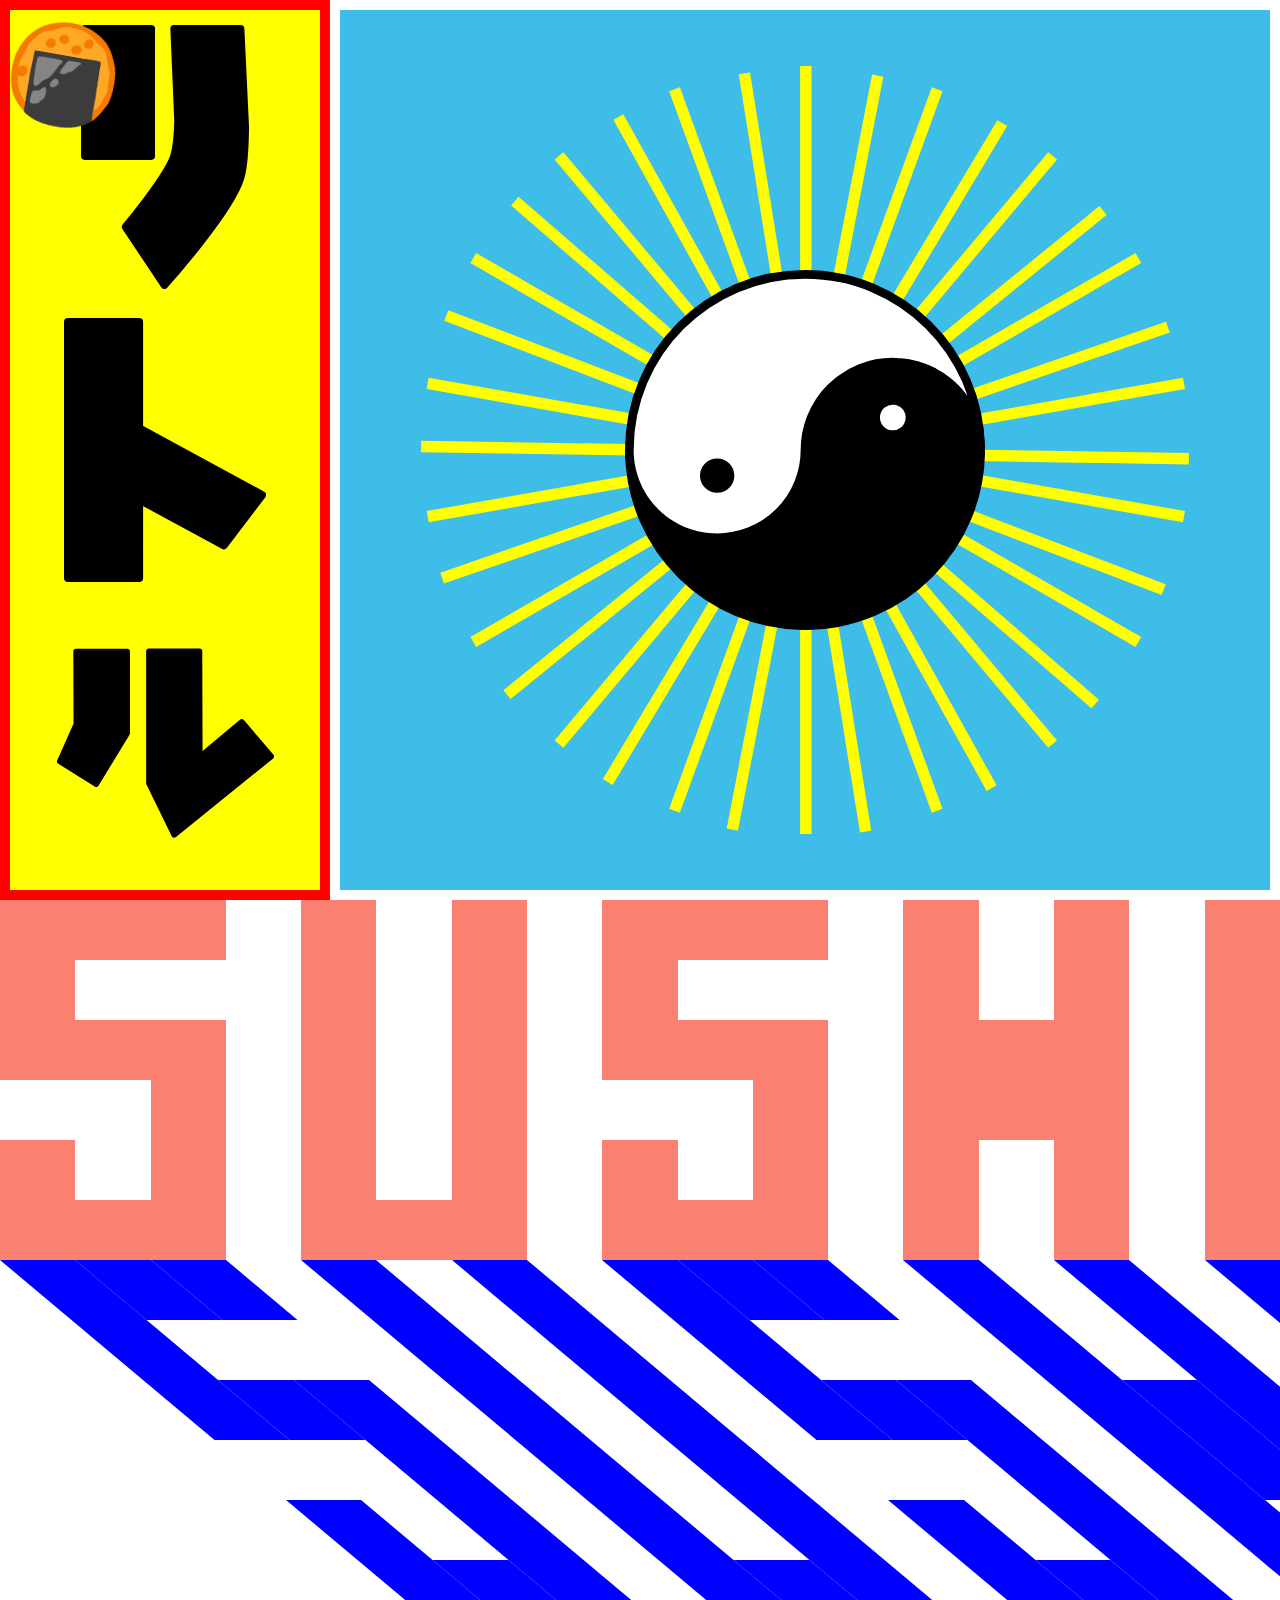
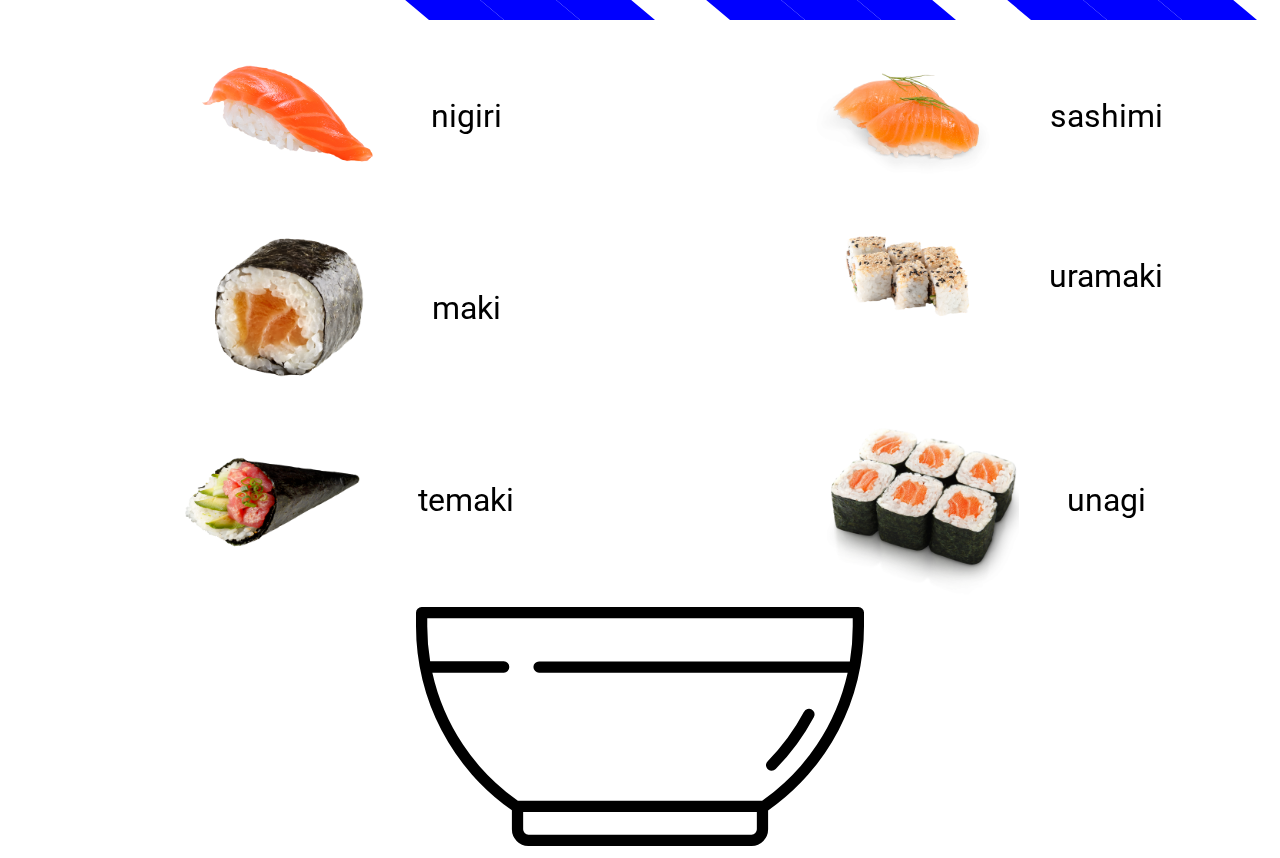
<file: docs/index.html>
<!DOCTYPE html>
<html lang="en">
  <head>
    <meta charset="UTF-8" />
    <meta name="viewport" content="width=device-width, initial-scale=1.0" />
    <meta http-equiv="X-UA-Compatible" content="ie=edge" />
    <link rel="stylesheet" type="text/css" href="./css/reset.css" />
    <link
      href="https://fonts.googleapis.com/css?family=Roboto:300,400,500&display=swap"
      rel="stylesheet"
    />
    <link rel="stylesheet" type="text/css" href="./css/themes/light.css" />
    <link rel="stylesheet" type="text/css" href="./css/themes/dark.css" />
    <link rel="stylesheet" type="text/css" href="./css/global-styles.css" />
    <link rel="stylesheet" type="text/css" href="./css/home.css" />
    <link rel="stylesheet" type="text/css" href="./css/sushi-grid.css" />
    <link rel="stylesheet" type="text/css" href="./css/mouse-trail.css" />
    <link rel="stylesheet" type="text/css" href="./css/sushi.css" />
    <link rel="stylesheet" type="text/css" href="./css/blob.css" />

    <title>Document</title>
  </head>
  <body>
    <!-- HOME -->
    <div>
      <div>
        <img src="./img/char1.svg" alt="chinese character" />
        <img src="./img/char2.svg" alt="chinese character" />
        <img src="./img/char3.svg" alt="chinese character" />
      </div>
      <div>
        <svg xmlns="http://www.w3.org/2000/svg" viewBox="0 0 1010.4 1010.29"><title>lines</title><g id="Laag_2" data-name="Laag 2"><g id="bg"><line class="cls-1" x1="506.3" y1="505.14" x2="506.3"/><line class="cls-1" x1="506.3" y1="505.14" x2="679.07" y2="30.46"/><line class="cls-1" x1="506.3" y1="505.14" x2="831" y2="118.18"/><line class="cls-1" x1="506.3" y1="505.14" x2="943.77" y2="252.57"/><line class="cls-1" x1="506.3" y1="505.14" x2="1003.77" y2="417.43"/><line class="cls-1" x1="506.3" y1="505.14" x2="1003.77" y2="592.86"/><line class="cls-1" x1="506.3" y1="505.14" x2="943.77" y2="757.71"/><line class="cls-1" x1="506.3" y1="505.14" x2="831" y2="892.1"/><line class="cls-1" x1="506.3" y1="505.14" x2="679.07" y2="979.82"/><line class="cls-1" x1="506.3" y1="505.14" x2="506.3" y2="1010.29"/><line class="cls-1" x1="506.3" y1="505.14" x2="333.53" y2="979.82"/><line class="cls-1" x1="506.3" y1="505.14" x2="181.6" y2="892.1"/><line class="cls-1" x1="506.3" y1="505.14" x2="68.83" y2="757.71"/><line class="cls-1" x1="506.3" y1="505.14" x2="8.83" y2="592.86"/><line class="cls-1" x1="506.3" y1="505.14" x2="8.83" y2="417.43"/><line class="cls-1" x1="506.3" y1="505.14" x2="68.83" y2="252.57"/><line class="cls-1" x1="506.3" y1="505.14" x2="181.6" y2="118.18"/><line class="cls-1" x1="506.3" y1="505.14" x2="333.53" y2="30.46"/><line class="cls-1" x1="505.2" y1="508.55" x2="600.84" y2="12.54"/><line class="cls-1" x1="505.2" y1="508.55" x2="764.72" y2="75.16"/><line class="cls-1" x1="505.2" y1="508.55" x2="897.29" y2="190.06"/><line class="cls-1" x1="505.2" y1="508.55" x2="982.57" y2="343.37"/><line class="cls-1" x1="505.2" y1="508.55" x2="1010.28" y2="516.6"/><line class="cls-1" x1="505.2" y1="508.55" x2="977.06" y2="688.87"/><line class="cls-1" x1="505.2" y1="508.55" x2="886.93" y2="839.38"/><line class="cls-1" x1="505.2" y1="508.55" x2="750.76" y2="949.99"/><line class="cls-1" x1="505.2" y1="508.55" x2="584.97" y2="1007.35"/><line class="cls-1" x1="505.2" y1="508.55" x2="409.56" y2="1004.55"/><line class="cls-1" x1="505.2" y1="508.55" x2="245.68" y2="941.93"/><line class="cls-1" x1="505.2" y1="508.55" x2="113.11" y2="827.03"/><line class="cls-1" x1="505.2" y1="508.55" x2="27.82" y2="673.72"/><line class="cls-1" x1="505.2" y1="508.55" x2="0.12" y2="500.49"/><line class="cls-1" x1="505.2" y1="508.55" x2="33.34" y2="328.23"/><line class="cls-1" x1="505.2" y1="508.55" x2="123.47" y2="177.71"/><line class="cls-1" x1="505.2" y1="508.55" x2="259.64" y2="67.11"/><line class="cls-1" x1="505.2" y1="508.55" x2="425.43" y2="9.74"/></g></g></svg>
        <img src="./img/yinyang.svg" alt="chinese character" />
      </div>
    </div>
    <!-- JAPANESE FLAG -->
    <div></div>
    <!-- MOUSE TRAIL -->
    <div>
      <p>&#x1F358;</p>
      <p>&#x1F359;</p>
      <p>&#x1F35A;</p>
      <p>&#x1F35C;</p>
      <p>&#x1F363;</p>
      <p>&#x1F364;</p>
      <p>&#x1F365;</p>
      <p>&#x1F361;</p>
      <p>&#x1F371;</p>
      <p>&#x1F372;</p>
      <p>&#x1F372;</p>
      <p>&#x1F371;</p>
      <p>&#x1F361;</p>
      <p>&#x1F365;</p>
      <p>&#x1F364;</p>
      <p>&#x1F363;</p>
      <p>&#x1F35C;</p>
      <p>&#x1F35A;</p>
      <p>&#x1F359;</p>
      <p>&#x1F358;</p>
      <p>&#x1F358;</p>
      <p>&#x1F359;</p>
      <p>&#x1F35A;</p>
      <p>&#x1F35C;</p>
      <p>&#x1F363;</p>
      <p>&#x1F364;</p>
      <p>&#x1F365;</p>
      <p>&#x1F361;</p>
      <p>&#x1F371;</p>
      <p>&#x1F372;</p>
      <p>&#x1F372;</p>
      <p>&#x1F371;</p>
      <p>&#x1F361;</p>
      <p>&#x1F365;</p>
      <p>&#x1F364;</p>
      <p>&#x1F363;</p>
      <p>&#x1F35C;</p>
      <p>&#x1F35A;</p>
      <p>&#x1F359;</p>
      <p>&#x1F358;</p>
      <p>&#x1F358;</p>
      <p>&#x1F359;</p>
      <p>&#x1F35A;</p>
      <p>&#x1F35C;</p>
      <p>&#x1F363;</p>
      <p>&#x1F364;</p>
      <p>&#x1F365;</p>
      <p>&#x1F361;</p>
      <p>&#x1F371;</p>
      <p>&#x1F372;</p>
      <p>&#x1F372;</p>
      <p>&#x1F371;</p>
      <p>&#x1F361;</p>
      <p>&#x1F365;</p>
      <p>&#x1F364;</p>
      <p>&#x1F363;</p>
      <p>&#x1F35C;</p>
      <p>&#x1F35A;</p>
      <p>&#x1F359;</p>
      <p>&#x1F358;</p>
    </div>
    <!-- SUSHI GRID -->
    <div>
      <div></div>
      <div></div>
      <div></div>
      <div></div>
      <div></div>
      <div></div>
      <div></div>
      <div></div>
      <div></div>
      <div></div>
      <div></div>
      <div></div>
      <div></div>

      <div></div>
      <div></div>
      <div></div>
      <div></div>
      <div></div>
      <div></div>
      <div></div>
      <div></div>
      <div></div>
      <div></div>
      <div></div>
      <div></div>
      <div></div>

      <div></div>
      <div></div>
      <div></div>
      <div></div>
      <div></div>
      <div></div>
      <div></div>
      <div></div>
      <div></div>
      <div></div>
      <div></div>
      <div></div>
      <div></div>

      <div></div>
      <div></div>
      <div></div>
      <div></div>
      <div></div>
      <div></div>
      <div></div>
      <div></div>
      <div></div>
      <div></div>
      <div></div>
      <div></div>
      <div></div>
      <div></div>

      <div></div>
      <div></div>
      <div></div>
      <div></div>
      <div></div>
      <div></div>
    </div>
    <!-- SUSHI GRID -->
    <div>
      <div>
        <div></div>
        <div></div>
        <div></div>
        <div></div>
        <div></div>
        <div></div>
        <div></div>
        <div></div>
        <div></div>
        <div></div>
        <div></div>
        <div></div>
        <div></div>

        <div></div>
        <div></div>
        <div></div>
        <div></div>
        <div></div>
        <div></div>
        <div></div>
        <div></div>
        <div></div>
        <div></div>
        <div></div>
        <div></div>
        <div></div>

        <div></div>
        <div></div>
        <div></div>
        <div></div>
        <div></div>
        <div></div>
        <div></div>
        <div></div>
        <div></div>
        <div></div>
        <div></div>
        <div></div>
        <div></div>

        <div></div>
        <div></div>
        <div></div>
        <div></div>
        <div></div>
        <div></div>
        <div></div>
        <div></div>
        <div></div>
        <div></div>
        <div></div>
        <div></div>
        <div></div>
        <div></div>

        <div></div>
        <div></div>
        <div></div>
        <div></div>
        <div></div>
        <div></div>
      </div>
    </div>
    <!-- BOWL -->
    <div>
      <div>
        <div>
          <label>
            <input type="checkbox" id="suhsi-one" />
            <img src="./img/nigiri.png" alt="nigiri" />
            <p>Nigiri</p>
          </label>
        </div>
        <div>
          <label>
            <input type="checkbox" />
            <img src="./img/Sashimi.png" alt="Sashimi" />
            <p>Sashimi</p>
          </label>
        </div>
        <div>
          <label>
            <input type="checkbox" />
            <img src="./img/maki.png" alt="maki" />
            <p>Maki</p>
          </label>
        </div>
        <div>
          <label>
            <input type="checkbox" />
            <img src="./img/Uramaki.png" alt="Uramaki" />
            <p>Uramaki</p>
          </label>
        </div>
        <div>
          <label>
            <input type="checkbox" />
            <img src="./img/Temaki.png" alt="Temaki" />
            <p>Temaki</p>
          </label>
        </div>
        <div>
          <label>
            <input type="checkbox" />
            <img src="./img/Unagi.png" alt="Unagi" />
            <p>Unagi</p>
          </label>
        </div>
      </div>
      <div>
        <img src="./img/bowl.svg" alt="bowl" />
      </div>
    </div>
  </body>
</html>
</file>
<file: docs/css/themes/light.css>
/* light theme */
@media (prefers-color-scheme: light) {
  :root {
    --yellow-bg: #ffff00;
    --red-bg: #ff0000;
    --blue-bg: #3dbde8;
    --normal-sushi: salmon;
    --shadow-sushi: blue;
    --normal-text: black;
    --normal-blob: red;
    --background-color: white;
    --text-color: black;
    --sun-moon: #ff0;
  }
}
</file>
<file: docs/css/themes/dark.css>
/* dark theme */
@media (prefers-color-scheme: dark) {
  :root {
    --yellow-bg: #3700b3;
    --red-bg: #682b36;
    --blue-bg: #121212;
    --normal-sushi: #3700b3;
    --shadow-sushi: #bbb6fc;
    --normal-text: black;
    --normal-blob: #bbb6fc;
    --background-color: #121212;
    --text-color: white;
    --sun-moon: #3700b3;
  }
}
</file>
<file: docs/css/global-styles.css>
body {
  width: 100vw;
  height: 100vh;
  font-family: 'Roboto', sans-serif;
  text-transform: lowercase;
  line-height: 1.5;
  font-size: 6em;
  cursor: url(../img/chopstick.png), auto; 
  overflow-x: hidden;
  color: var(--text-color);
}
body > label {
  display: block;
  position: relative;
  padding-left: 35px;
  margin-bottom: 12px;
  cursor: pointer;
  user-select: none;
}

label > input {
  opacity: 0;
}
</file>
<file: docs/css/home.css>
body > div:first-child {
  height: 100%;
  width: 100%;
  box-sizing: border-box;
  display: flex;
  /* position: relative; */
}
body > div:first-child > div:first-child {
  flex: 1;
  background-color: var(--yellow-bg);
  border: 10px solid var(--red-bg);
  display: flex;
  flex-direction: column;
  justify-content: space-around;
  align-items: center;
}
body > div:first-child > div:last-child {
  flex: 3;
  background: var(--blue-bg);
  border: 10px solid #ffffff;
  z-index: 6;
}
body > div:first-child > div:first-child > img {
  height: calc(90% / 3);
  position: relative;
  z-index: 4;
  max-width: 70%;
}
body > div:first-child > div:last-child {
  display: flex;
  justify-content: center;
  align-items: center;
}
body > div:first-child > div:last-child > img,
body > div:first-child > div:last-child > svg {
  position: absolute;
  margin: auto;
}
body > div:first-child > div:last-child > svg {
  z-index: 4;
  height: 90%;
  transform-origin: 50%;
  animation: home_rotation 10s infinite linear;
  max-width: 60%;
}
body > div:first-child > div:last-child > img {
  z-index: 5;
  max-width: 38%;
  height: 40%;
  animation: home_rotation 5s infinite linear reverse;
}
.cls-1 {
  fill: none;
  stroke: var(--sun-moon);
  stroke-miterlimit: 10;
  stroke-width: 15px;
}
@keyframes home_rotation {
  from {
    transform: rotate(0deg);
  }
  to {
    transform: rotate(360deg);
  }
}
</file>
<file: docs/css/sushi-grid.css>
body > div:nth-child(4),
body > div:nth-child(5) > div {
  height: 40vh;
  width: 100vw;
  display: grid;
  grid-template-columns: repeat(17, calc(100vw / 17));
  grid-template-rows: repeat(6, calc(40vh / 6));
  position: relative;
  z-index: 2;
}
body > div:nth-child(5) {
  overflow-x: hidden;
}
body > div:nth-child(5) > div {
  transform-origin: 0 0;
  transform: skew(50deg);
}
body > div:nth-child(4) > div {
  background-color: var(--normal-sushi);
}
body > div:nth-child(5) > div > div {
  background-color: var(--shadow-sushi);
}
/* LETTER S */
body > div:nth-child(4) > div:first-child,
body > div:nth-child(5) > div > div:first-child {
  grid-row: 1;
  grid-column: 1;
}
body > div:nth-child(4) > div:nth-child(2),
body > div:nth-child(5) > div > div:nth-child(2) {
  grid-row: 1;
  grid-column: 2;
}
body > div:nth-child(4) > div:nth-child(3),
body > div:nth-child(5) > div > div:nth-child(3) {
  grid-row: 1;
  grid-column: 3;
}
body > div:nth-child(4) > div:nth-child(4),
body > div:nth-child(5) > div > div:nth-child(4) {
  grid-row: 2;
  grid-column: 1;
}
body > div:nth-child(4) > div:nth-child(5),
body > div:nth-child(5) > div > div:nth-child(5) {
  grid-row: 3;
  grid-column: 1;
}
body > div:nth-child(4) > div:nth-child(6),
body > div:nth-child(5) > div > div:nth-child(6) {
  grid-row: 3;
  grid-column: 2;
}
body > div:nth-child(4) > div:nth-child(7),
body > div:nth-child(5) > div > div:nth-child(7) {
  grid-row: 3;
  grid-column: 3;
}
body > div:nth-child(4) > div:nth-child(8),
body > div:nth-child(5) > div > div:nth-child(8) {
  grid-row: 4;
  grid-column: 3;
}
body > div:nth-child(4) > div:nth-child(9),
body > div:nth-child(5) > div > div:nth-child(9) {
  grid-row: 5;
  grid-column: 3;
}
body > div:nth-child(4) > div:nth-child(10),
body > div:nth-child(5) > div > div:nth-child(10) {
  grid-row: 6;
  grid-column: 3;
}
body > div:nth-child(4) > div:nth-child(11),
body > div:nth-child(5) > div > div:nth-child(11) {
  grid-row: 6;
  grid-column: 2;
}
body > div:nth-child(4) > div:nth-child(12),
body > div:nth-child(5) > div > div:nth-child(12) {
  grid-row: 6;
  grid-column: 1;
}
body > div:nth-child(4) > div:nth-child(13),
body > div:nth-child(5) > div > div:nth-child(13) {
  grid-row: 5;
  grid-column: 1;
}
/* LETTER U */
body > div:nth-child(4) > div:nth-child(14),
body > div:nth-child(5) > div > div:nth-child(14) {
  grid-row: 1;
  grid-column: 5;
}
body > div:nth-child(4) > div:nth-child(15),
body > div:nth-child(5) > div > div:nth-child(15) {
  grid-row: 2;
  grid-column: 5;
}
body > div:nth-child(4) > div:nth-child(16),
body > div:nth-child(5) > div > div:nth-child(16) {
  grid-row: 3;
  grid-column: 5;
}
body > div:nth-child(4) > div:nth-child(17),
body > div:nth-child(5) > div > div:nth-child(17) {
  grid-row: 4;
  grid-column: 5;
}
body > div:nth-child(4) > div:nth-child(18),
body > div:nth-child(5) > div > div:nth-child(18) {
  grid-row: 5;
  grid-column: 5;
}
body > div:nth-child(4) > div:nth-child(19),
body > div:nth-child(5) > div > div:nth-child(19) {
  grid-row: 6;
  grid-column: 5;
}
body > div:nth-child(4) > div:nth-child(20),
body > div:nth-child(5) > div > div:nth-child(20) {
  grid-row: 6;
  grid-column: 6;
}
body > div:nth-child(4) > div:nth-child(21),
body > div:nth-child(5) > div > div:nth-child(21) {
  grid-row: 6;
  grid-column: 7;
}
body > div:nth-child(4) > div:nth-child(22),
body > div:nth-child(5) > div > div:nth-child(22) {
  grid-row: 5;
  grid-column: 7;
}
body > div:nth-child(4) > div:nth-child(23),
body > div:nth-child(5) > div > div:nth-child(23) {
  grid-row: 4;
  grid-column: 7;
}
body > div:nth-child(4) > div:nth-child(24),
body > div:nth-child(5) > div > div:nth-child(24) {
  grid-row: 3;
  grid-column: 7;
}
body > div:nth-child(4) > div:nth-child(25),
body > div:nth-child(5) > div > div:nth-child(25) {
  grid-row: 2;
  grid-column: 7;
}
body > div:nth-child(4) > div:nth-child(26),
body > div:nth-child(5) > div > div:nth-child(26) {
  grid-row: 1;
  grid-column: 7;
}
/* LETTER S */
body > div:nth-child(4) > div:nth-child(27),
body > div:nth-child(5) > div > div:nth-child(27) {
  grid-row: 1;
  grid-column: 9;
}
body > div:nth-child(4) > div:nth-child(28),
body > div:nth-child(5) > div > div:nth-child(28) {
  grid-row: 1;
  grid-column: 10;
}
body > div:nth-child(4) > div:nth-child(29),
body > div:nth-child(5) > div > div:nth-child(29) {
  grid-row: 1;
  grid-column: 11;
}
body > div:nth-child(4) > div:nth-child(30),
body > div:nth-child(5) > div > div:nth-child(30) {
  grid-row: 2;
  grid-column: 9;
}
body > div:nth-child(4) > div:nth-child(31),
body > div:nth-child(5) > div > div:nth-child(31) {
  grid-row: 3;
  grid-column: 9;
}
body > div:nth-child(4) > div:nth-child(32),
body > div:nth-child(5) > div > div:nth-child(32) {
  grid-row: 3;
  grid-column: 10;
}
body > div:nth-child(4) > div:nth-child(33),
body > div:nth-child(5) > div > div:nth-child(33) {
  grid-row: 3;
  grid-column: 11;
}
body > div:nth-child(4) > div:nth-child(34),
body > div:nth-child(5) > div > div:nth-child(34) {
  grid-row: 4;
  grid-column: 11;
}
body > div:nth-child(4) > div:nth-child(35),
body > div:nth-child(5) > div > div:nth-child(35) {
  grid-row: 5;
  grid-column: 11;
}
body > div:nth-child(4) > div:nth-child(36),
body > div:nth-child(5) > div > div:nth-child(36) {
  grid-row: 6;
  grid-column: 11;
}
body > div:nth-child(4) > div:nth-child(37),
body > div:nth-child(5) > div > div:nth-child(37) {
  grid-row: 6;
  grid-column: 10;
}
body > div:nth-child(4) > div:nth-child(38),
body > div:nth-child(5) > div > div:nth-child(38) {
  grid-row: 6;
  grid-column: 9;
}
body > div:nth-child(4) > div:nth-child(39),
body > div:nth-child(5) > div > div:nth-child(39) {
  grid-row: 5;
  grid-column: 9;
}
/* LETTER H */
body > div:nth-child(4) > div:nth-child(40),
body > div:nth-child(5) > div > div:nth-child(40) {
  grid-row: 1;
  grid-column: 13;
}
body > div:nth-child(4) > div:nth-child(41),
body > div:nth-child(5) > div > div:nth-child(41) {
  grid-row: 2;
  grid-column: 13;
}
body > div:nth-child(4) > div:nth-child(42),
body > div:nth-child(5) > div > div:nth-child(42) {
  grid-row: 3;
  grid-column: 13;
}
body > div:nth-child(4) > div:nth-child(43),
body > div:nth-child(5) > div > div:nth-child(43) {
  grid-row: 4;
  grid-column: 13;
}
body > div:nth-child(4) > div:nth-child(44),
body > div:nth-child(5) > div > div:nth-child(44) {
  grid-row: 5;
  grid-column: 13;
}
body > div:nth-child(4) > div:nth-child(45),
body > div:nth-child(5) > div > div:nth-child(45) {
  grid-row: 6;
  grid-column: 13;
}
body > div:nth-child(4) > div:nth-child(46),
body > div:nth-child(5) > div > div:nth-child(46) {
  grid-row: 3;
  grid-column: 14;
}
body > div:nth-child(4) > div:nth-child(47),
body > div:nth-child(5) > div > div:nth-child(47) {
  grid-row: 4;
  grid-column: 14;
}
body > div:nth-child(4) > div:nth-child(48),
body > div:nth-child(5) > div > div:nth-child(48) {
  grid-row: 1;
  grid-column: 15;
}
body > div:nth-child(4) > div:nth-child(49),
body > div:nth-child(5) > div > div:nth-child(49) {
  grid-row: 2;
  grid-column: 15;
}
body > div:nth-child(4) > div:nth-child(50),
body > div:nth-child(5) > div > div:nth-child(50) {
  grid-row: 3;
  grid-column: 15;
}
body > div:nth-child(4) > div:nth-child(51),
body > div:nth-child(5) > div > div:nth-child(51) {
  grid-row: 4;
  grid-column: 15;
}
body > div:nth-child(4) > div:nth-child(52),
body > div:nth-child(5) > div > div:nth-child(52) {
  grid-row: 5;
  grid-column: 15;
}
body > div:nth-child(4) > div:nth-child(53),
body > div:nth-child(5) > div > div:nth-child(53) {
  grid-row: 6;
  grid-column: 15;
}
/* LETTER I */
body > div:nth-child(4) > div:nth-child(54),
body > div:nth-child(5) > div > div:nth-child(54) {
  grid-row: 1;
  grid-column: 17;
}
body > div:nth-child(4) > div:nth-child(55),
body > div:nth-child(5) > div > div:nth-child(55) {
  grid-row: 2;
  grid-column: 17;
}
body > div:nth-child(4) > div:nth-child(56),
body > div:nth-child(5) > div > div:nth-child(56) {
  grid-row: 3;
  grid-column: 17;
}
body > div:nth-child(4) > div:nth-child(57),
body > div:nth-child(5) > div > div:nth-child(57) {
  grid-row: 4;
  grid-column: 17;
}
body > div:nth-child(4) > div:nth-child(58),
body > div:nth-child(5) > div > div:nth-child(58) {
  grid-row: 5;
  grid-column: 17;
}
body > div:nth-child(4) > div:nth-child(59),
body > div:nth-child(5) > div > div:nth-child(59) {
  grid-row: 6;
  grid-column: 17;
}

body > div:nth-child(4) > div:nth-child(odd) {
  animation: sushi-grid_bg-color 5s linear infinite;
}

/* @keyframes sushi-grid_bg-color {
  0% {
    background-color: lightsalmon;
  }
  50% {
    background-color: #ad310b;
  }
  100% {
    background-color: lightsalmon;
  }
} */
</file>
<file: docs/css/mouse-trail.css>
body > div:nth-child(3) {
  height: 100%;
  width: 100%;
  display: flex;
  flex-wrap: wrap;
  position: fixed;
  top: 0;
  z-index: 10000;
}
body > div:nth-child(3) p {
  height: calc(100vh / 6);
  width: calc(100vw / 10);
  margin: 0;
  display: flex;
  justify-content: center;
  align-items: center;
  font-size: 7vh;
  opacity: 0;
  transition: opacity 2s linear 0.4s, transform 0.8s ease;
  transform: scale(1);
}
body > div:nth-child(3) p:hover {
  opacity: 1;
  transition: opacity 0.8s ease;
  transform: scale(2) rotate(35deg);
}
body > div:nth-child(3) p:first-child:hover {
  opacity: 1;
  transition: opacity 0.2s ease;
  transform: scale(1.5) rotate(10deg);
}
body > div:nth-child(3) p:nth-child(2n + 4):hover {
  opacity: 1;
  transition: opacity 0.2s ease;
  transform: scale(3) rotate(40deg);
}
body > div:nth-child(3) p:nth-child(3n + 6):hover {
  opacity: 1;
  transition: opacity 0.6s ease;
  transform: scale(2) rotate(-20deg);
}
body > div:nth-child(3) p:nth-child(4n + 8):hover {
  opacity: 1;
  transition: opacity 0.4s linear;
  transform: scale(1.25) rotate(-40deg);
}
body > div:nth-child(3) p:nth-child(5n + 10):hover {
  opacity: 1;
  transition: opacity 0.8s ease;
  transform: scale(2.1) rotate(32deg);
}
</file>
<file: docs/css/sushi.css>
body > div:nth-child(6) {
  position: relative;
  z-index: 10001;
}
body > div:nth-child(6) > div > div > label {
  cursor: pointer;
}
body > div:nth-child(6) > div {
  display: flex;
  flex-wrap: wrap;
  justify-content: center;
}
body > div:nth-child(6) > div > div {
  width: 50%;
}
body > div:nth-child(6) > div > div > label {
  display: flex;
  flex-wrap: wrap;
  justify-content: center;
  align-items: center;
}
body > div:nth-child(6) > div > div > label > img {
  width: 30%;
  padding-left: 0.5em;
  padding-right: 0.5em;
}
body > div:nth-child(6) > div > div > label > p {
  font-size: 2.5vw;
  padding-right: 0.5em;
}
body > div:nth-child(6) > div:last-child {
  display: flex;
  justify-content: center;
}
body > div:nth-child(6) > div:last-child > img {
  width: 35%;
}
body
  > div:nth-child(6)
  > div
  > div:first-child
  > label
  > input[type='checkbox']:checked
  + img {
  animation: sushi_nigiri 3s forwards ease;
}
body
  > div:nth-child(6)
  > div
  > div:nth-child(2)
  > label
  > input[type='checkbox']:checked
  + img {
  animation: sushi_sashimi 3s forwards ease;
}
body
  > div:nth-child(6)
  > div
  > div:nth-child(3)
  > label
  > input[type='checkbox']:checked
  + img {
  animation: sushi_maki 3s forwards ease;
}
body
  > div:nth-child(6)
  > div
  > div:nth-child(4)
  > label
  > input[type='checkbox']:checked
  + img {
  animation: sushi_uramaki 3s forwards ease;
}
body
  > div:nth-child(6)
  > div
  > div:nth-child(5)
  > label
  > input[type='checkbox']:checked
  + img {
  animation: sushi_temaki 3s forwards ease;
}
body
  > div:nth-child(6)
  > div
  > div:nth-child(6)
  > label
  > input[type='checkbox']:checked
  + img {
  animation: sushi_unagi 3s forwards ease;
}
body
  > div:nth-child(6)
  > div
  > div:first-child
  > label
  > input[type='checkbox']
  + img {
  animation: sushi_nigiri_rev 3s forwards ease;
}
body
  > div:nth-child(6)
  > div
  > div:nth-child(2)
  > label
  > input[type='checkbox']
  + img {
  animation: sushi_sashimi_rev 3s forwards ease;
}
body
  > div:nth-child(6)
  > div
  > div:nth-child(3)
  > label
  > input[type='checkbox']
  + img {
  animation: sushi_maki_rev 3s forwards ease;
}
body
  > div:nth-child(6)
  > div
  > div:nth-child(4)
  > label
  > input[type='checkbox']
  + img {
  animation: sushi_uramaki_rev 3s forwards ease;
}
body
  > div:nth-child(6)
  > div
  > div:nth-child(5)
  > label
  > input[type='checkbox']
  + img {
  animation: sushi_temaki_rev 3s forwards ease;
}
body
  > div:nth-child(6)
  > div
  > div:nth-child(6)
  > label
  > input[type='checkbox']
  + img {
  animation: sushi_unagi_rev 3s forwards ease;
}

@keyframes sushi_nigiri {
  0% {
    opacity: 1;
    transform: translate(0, 0) rotate(0) scale(1);
  }
  100% {
    opacity: 1;
    transform: translate(80%, 337%) rotate(16deg) scale(0.5);
  }
}
@keyframes sushi_nigiri_rev {
  0% {
    opacity: 1;
    transform: translate(80%, 337%) rotate(16deg) scale(0.5);
  }
  100% {
    opacity: 1;
    transform: translate(0, 0) rotate(0) scale(1);
  }
}
@keyframes sushi_sashimi {
  0% {
    opacity: 1;
    transform: translate(0, 0) rotate(0) scale(1);
  }
  100% {
    opacity: 1;
    transform: translate(-64%, 342%) rotate(-16deg) scale(0.5);
  }
}
@keyframes sushi_sashimi_rev {
  0% {
    opacity: 1;
    transform: translate(-64%, 342%) rotate(-16deg) scale(0.5);
  }
  100% {
    opacity: 1;
    transform: translate(0, 0) rotate(0) scale(1);
  }
}

@keyframes sushi_maki {
  0% {
    opacity: 1;
    transform: translate(0, 0) rotate(0) scale(1);
  }
  100% {
    opacity: 1;
    transform: translate(113%, 237%) rotate(16deg) scale(0.5);
  }
}
@keyframes sushi_maki_rev {
  0% {
    opacity: 1;
    transform: translate(113%, 237%) rotate(16deg) scale(0.5);
  }
  100% {
    opacity: 1;
    transform: translate(0, 0) rotate(0) scale(1);
  }
}
@keyframes sushi_uramaki {
  0% {
    opacity: 1;
    transform: translate(0, 0) rotate(0) scale(1);
  }
  100% {
    opacity: 1;
    transform: translate(-68%, 327%) rotate(-14deg) scale(0.7);
  }
}
@keyframes sushi_uramaki_rev {
  0% {
    opacity: 1;
    transform: translate(-68%, 327%) rotate(-14deg) scale(0.7);
  }
  100% {
    opacity: 1;
    transform: translate(0, 0) rotate(0) scale(1);
  }
}
@keyframes sushi_temaki {
  0% {
    opacity: 1;
    transform: translate(0, 0) rotate(0) scale(1);
  }
  100% {
    opacity: 1;
    transform: translate(83%, 111%) rotate(49deg) scale(0.5);
  }
}
@keyframes sushi_temaki_rev {
  0% {
    opacity: 1;
    transform: translate(83%, 111%) rotate(49deg) scale(0.5);
  }
  100% {
    opacity: 1;
    transform: translate(0, 0) rotate(0) scale(1);
  }
}

@keyframes sushi_unagi {
  0% {
    opacity: 1;
    transform: translate(0, 0) rotate(0) scale(1);
  }
  100% {
    opacity: 1;
    transform: translate(-108%, 105%) rotate(-11deg) scale(0.4);
  }
}
@keyframes sushi_unagi_rev {
  0% {
    opacity: 1;
    transform: translate(-108%, 105%) rotate(-11deg) scale(0.4);
  }
  100% {
    opacity: 1;
    transform: translate(0, 0) rotate(0) scale(1);
  }
}
</file>
<file: docs/css/blob.css>
body {
  background-color: var(--background-color);
}
body > div:nth-child(2) {
  height: 200px;
  width: 200px;
  background-color: var(--normal-blob);
  position: fixed;
  z-index: 3;
  top: 50vh;
  left: 50vw;
  margin-top: -100px;
  margin-left: -100px;
  mix-blend-mode: screen;
  animation: morph 8s ease-in-out infinite;
  border-radius: 60% 40% 30% 70% / 60% 30% 70% 40%;
}

@keyframes morph {
  0% {
    border-radius: 60% 40% 30% 70% / 60% 30% 70% 40%;
  }

  50% {
    border-radius: 30% 60% 70% 40% / 50% 60% 30% 60%;
  }

  100% {
    border-radius: 60% 40% 30% 70% / 60% 30% 70% 40%;
  }
}
</file>
